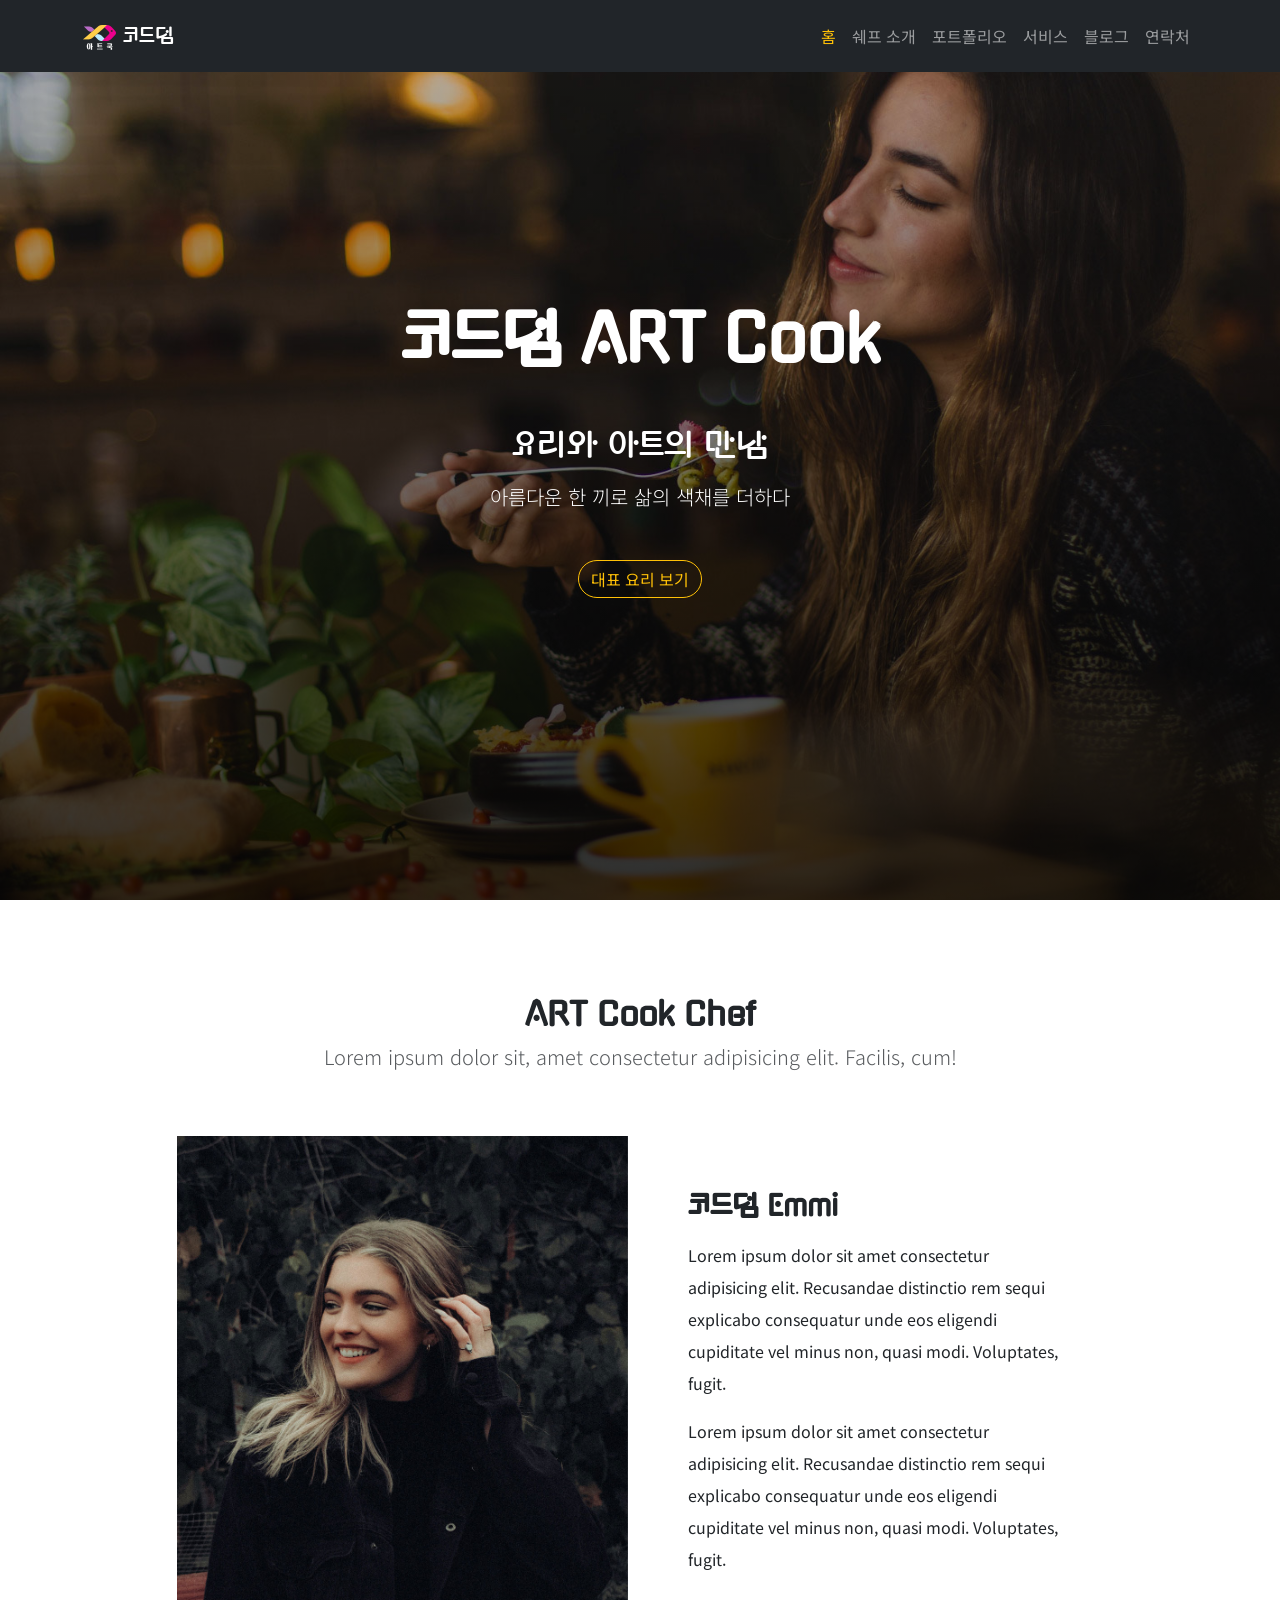
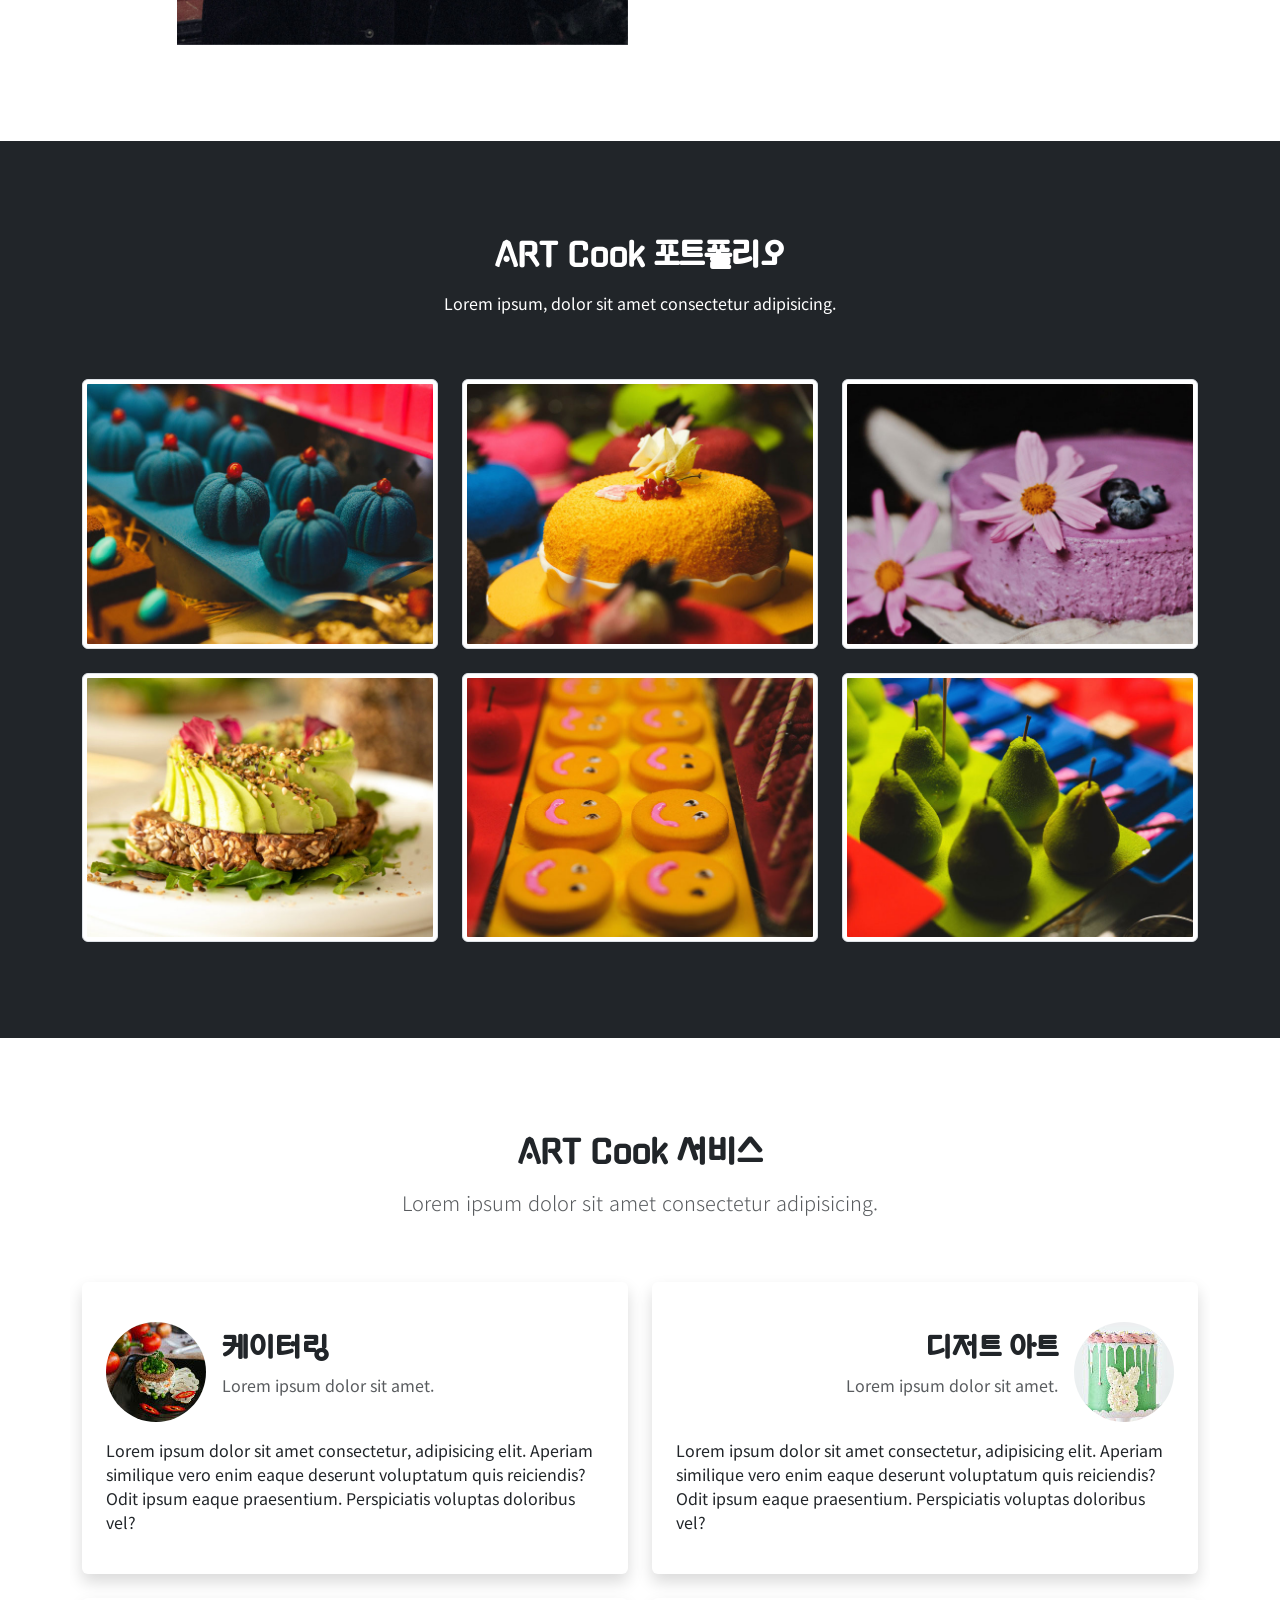
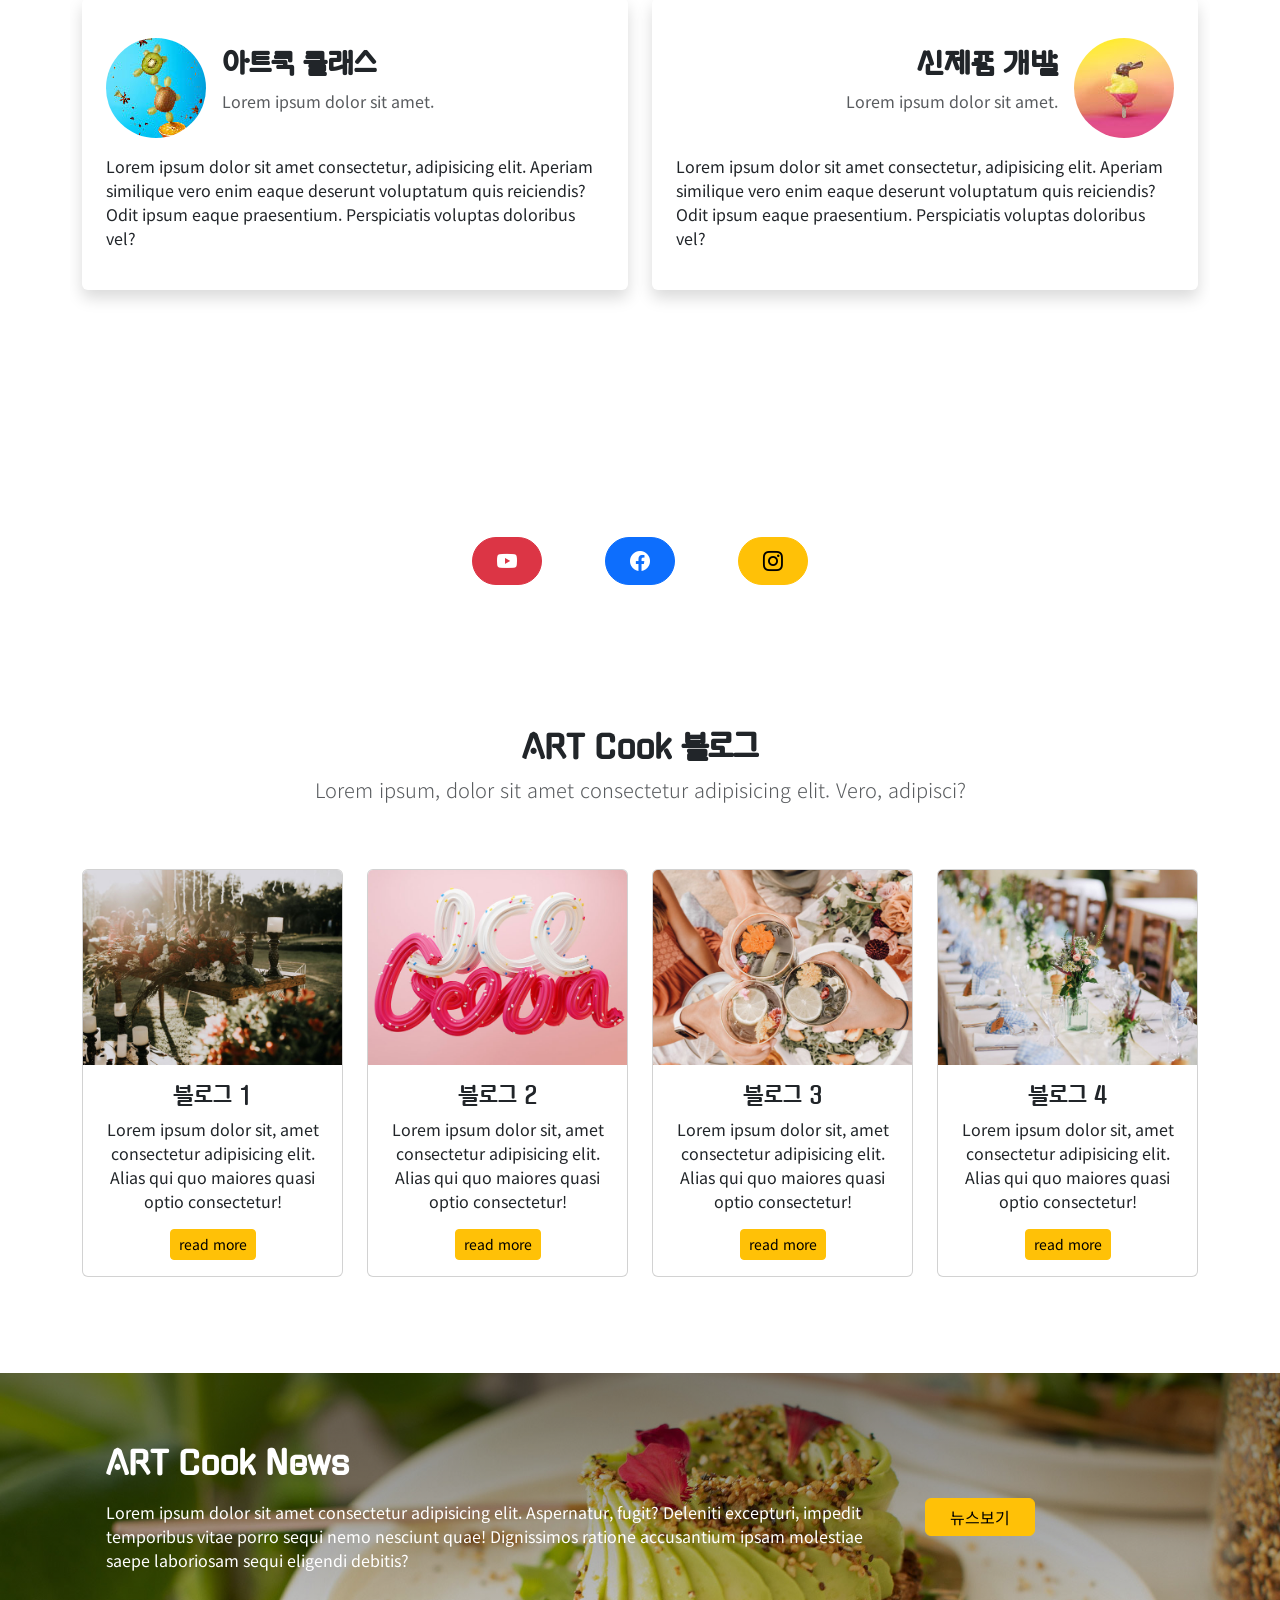
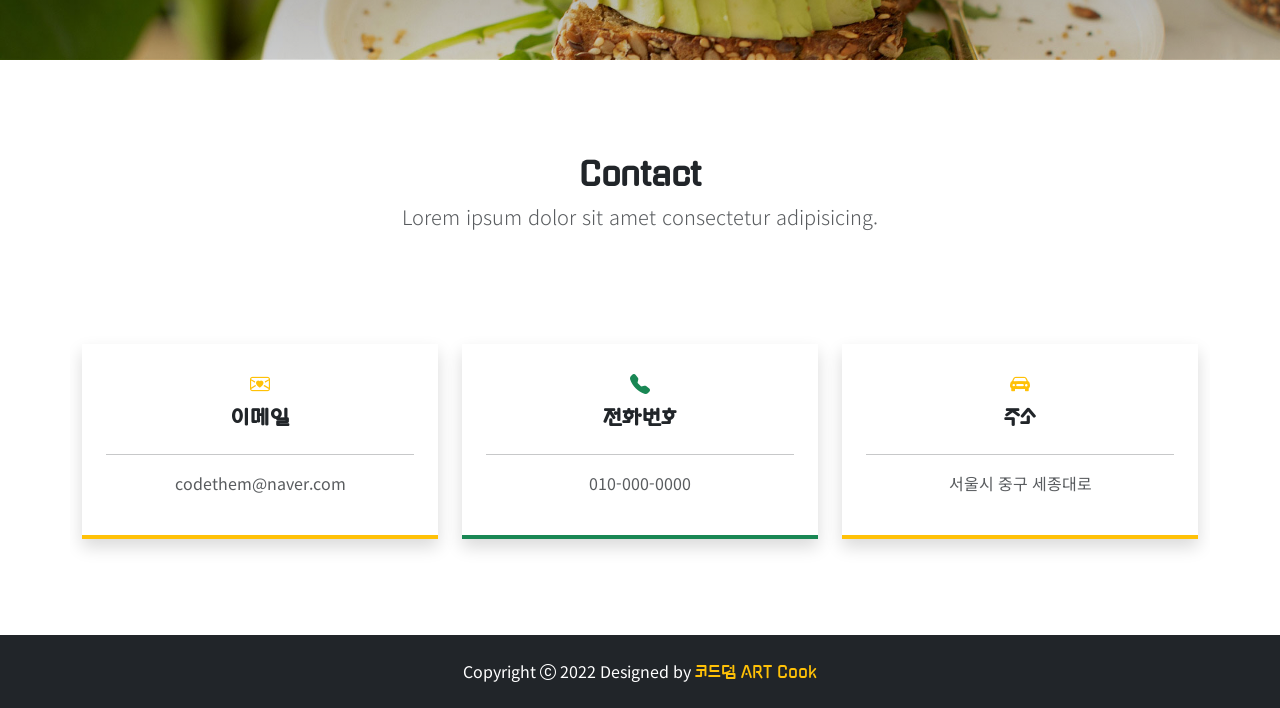
<file: solution.html>
<!doctype html>
<html lang="ko">


<head>
    <meta charset="utf-8">
    <meta name="viewport" content="width=device-width, initial-scale=1">
    <title>코드덤 ART Cook</title>
    <link href="https://cdn.jsdelivr.net/npm/bootstrap@5.2.2/dist/css/bootstrap.min.css" rel="stylesheet"
        integrity="sha384-Zenh87qX5JnK2Jl0vWa8Ck2rdkQ2Bzep5IDxbcnCeuOxjzrPF/et3URy9Bv1WTRi" crossorigin="anonymous">
    <link rel="stylesheet" href="https://cdn.jsdelivr.net/npm/bootstrap-icons@1.9.1/font/bootstrap-icons.css">
    <link rel="stylesheet" href="solution-style.css">

    <!-- 구글 폰트 -->
    <link rel="preconnect" href="https://fonts.googleapis.com">
    <link rel="preconnect" href="https://fonts.gstatic.com" crossorigin>
    <link href="https://fonts.googleapis.com/css2?family=Gugi&family=Noto+Sans+KR:wght@400;700&display=swap"
        rel="stylesheet">
</head>


<body data-bs-spy="scroll" data-bs-target="#nav-menu">

    <!-- 네비게이션 영역 시작 -->
    <nav class="navbar navbar-expand-md bg-dark navbar-dark fixed-top">
        <div class="container">

            <a class="gugi-font navbar-brand" href="#home">
                <img src="images/logo.png" alt="로고">
                코드덤</a>

            <button class="navbar-toggler" type="button" data-bs-toggle="collapse" data-bs-target="#nav-menu"
                aria-controls="nav-menu" aria-expanded="false" aria-label="메뉴">
                <span class="navbar-toggler-icon"></span>
            </button>

            <div class="collapse navbar-collapse" id="nav-menu">
                <ul class="navbar-nav ms-auto my-2">
                    <li class="nav-item"><a class="nav-link" href="#home">홈</a></li>
                    <li class="nav-item"><a class="nav-link" href="#about-chef">쉐프 소개</a></li>
                    <li class="nav-item"><a class="nav-link" href="#portfolio">포트폴리오</a></li>
                    <li class="nav-item"><a class="nav-link" href="#service">서비스</a></li>
                    <li class="nav-item"><a class="nav-link" href="#blog">블로그</a></li>
                    <li class="nav-item"><a class="nav-link" href="#contact">연락처</a></li>
                </ul>
            </div>
        </div>
    </nav>
    <!-- 네비게이션 영역 끝 -->


    <!-- 헤더 영역 시작 -->
    <header id="home" class="d-flex flex-column justify-content-center align-items-center vh-100 text-white">

        <h1 class="display-3 fw-bold mb-5">코드덤 ART Cook</h1>
        <h4 class="fs-2 mb-3">요리와 아트의 만남</h4>
        <p class="lead mb-5">아름다운 한 끼로 삶의 색채를 더하다</p>
        <button type="button" data-bs-toggle="modal" data-bs-target="#bestmenuModal"
            class="btn btn-outline-warning rounded-pill">대표 요리 보기</button>

        <!-- Modal -->
        <div class="modal fade" id="bestmenuModal" tabindex="-1" aria-labelledby="bestmenuModalLabel"
            aria-hidden="true">
            <div class="modal-dialog modal-sm modal-dialog-scrollable">
                <div class="modal-content">
                    <div class="modal-header">
                        <h1 class="modal-title text-dark fs-5" id="bestmenuModalLabel">ART Cook 대표 요리</h1>
                        <button type="button" class="btn-close" data-bs-dismiss="modal" aria-label="닫기"></button>
                    </div>
                    <div class="modal-body">
                        <img src="images/bestmenu.jpg" alt="대표 요리" class="img-fluid">
                        <p class="text-muted">Lorem ipsum dolor sit amet, consectetur adipisicing elit. Eos vitae ipsum
                            labore cumque esse eveniet aperiam ratione repudiandae necessitatibus soluta.</p>
                        <p class="text-muted">Lorem ipsum dolor sit amet consectetur adipisicing elit. Nulla, architecto
                            quisquam enim, explicabo voluptas minima dolorem nihil, minus rerum totam similique
                            accusantium quam excepturi neque! Id labore vero, eveniet atque molestias nihil voluptatum
                            hic quia dignissimos autem alias, assumenda doloribus incidunt? Sunt iure, hic cumque
                            aliquid sequi debitis, at ratione labore et maxime magnam illum. Est maxime similique fugit
                            consectetur at cumque voluptatem deserunt eveniet id voluptatum, voluptas provident minus
                            facilis ea? Quam aspernatur, odio explicabo magni nulla, reiciendis deleniti odit, nesciunt
                            voluptatibus dolorum mollitia atque aliquid fuga in animi ab? Aut a nulla quasi magni
                            molestias veritatis rerum distinctio.</p>
                    </div>
                </div>
            </div>
        </div>
        <!-- Modal 끝 -->
    </header>
    <!-- 헤더 영역 끝 -->


    <!-- 쉐프 소개 섹션 시작 -->
    <section class="container py-5" id="about-chef">

        <div class="text-center py-5">
            <h2 class="fw-bold">ART Cook Chef</h2>
            <p class="lead text-muted">Lorem ipsum dolor sit, amet consectetur adipisicing elit. Facilis, cum!</p>
        </div>

        <div class="row justify-content-center align-items-center mb-5">
            <div class="col-md-5">
                <img src="images/chef.jpg" alt="쉐프 프로필 사진" class="img-fluid">
            </div>
            <div class="col-md-7 col-lg-5 px-lg-5">
                <h3 class="fw-bold mb-3">코드덤 Emmi</h3>
                <p class="lh-lg">Lorem ipsum dolor sit amet consectetur adipisicing elit. Recusandae distinctio rem
                    sequi explicabo
                    consequatur unde eos eligendi cupiditate vel minus non, quasi modi. Voluptates, fugit.</p>
                <p class="lh-lg">Lorem ipsum dolor sit amet consectetur adipisicing elit. Recusandae distinctio rem
                    sequi explicabo
                    consequatur unde eos eligendi cupiditate vel minus non, quasi modi. Voluptates, fugit.</p>
            </div>
        </div>

    </section>
    <!-- 쉐프 소개 섹션 끝 -->


    <!-- 포트폴리오 섹션 시작 -->
    <section class="bg-dark py-5" id="portfolio">

        <div class="container overflow-hidden">
            <div class="text-center text-white py-5">
                <h2 class="fw-bold mb-3">ART Cook 포트폴리오</h2>
                <p>Lorem ipsum, dolor sit amet consectetur adipisicing.</p>
            </div>

            <div class="row pb-5 g-4">
                <div class="col-sm-6 col-lg-4">
                    <img src="images/portfolio1.jpg" alt="포트폴리오 사진 1" class="img-fluid img-thumbnail">
                </div>
                <div class="col-sm-6 col-lg-4">
                    <img src="images/portfolio2.jpg" alt="포트폴리오 사진 2" class="img-fluid img-thumbnail">
                </div>
                <div class="col-sm-6 col-lg-4">
                    <img src="images/portfolio3.jpg" alt="포트폴리오 사진 3" class="img-fluid img-thumbnail">
                </div>
                <div class="col-sm-6 col-lg-4">
                    <img src="images/portfolio4.jpg" alt="포트폴리오 사진 4" class="img-fluid img-thumbnail">
                </div>
                <div class="col-sm-6 col-lg-4">
                    <img src="images/portfolio5.jpg" alt="포트폴리오 사진 5" class="img-fluid img-thumbnail">
                </div>
                <div class="col-sm-6 col-lg-4">
                    <img src="images/portfolio6.jpg" alt="포트폴리오 사진 6" class="img-fluid img-thumbnail">
                </div>
            </div>
        </div>
    </section>
    <!-- 포트폴리오 섹션 끝 -->


    <!-- 서비스 섹션 시작 -->
    <section class="container overflow-hidden py-5" id="service">

        <div class="text-center py-5">
            <h2 class="fw-bold mb-3">ART Cook 서비스</h2>
            <p class="lead text-muted">Lorem ipsum dolor sit amet consectetur adipisicing.</p>
        </div>

        <div class="row mb-5 g-4">
            <div class="col-md-6">
                <div class="card-hover shadow rounded p-4">
                    <div class="d-flex align-items-center py-3">
                        <img src="images/service1.jpg" alt="서비스 1" class="rounded-circle">
                        <div class="ms-3">
                            <h3 class="fw-bold">케이터링</h3>
                            <p class="text-muted">Lorem ipsum dolor sit amet.</p>
                        </div>
                    </div>
                    <p>Lorem ipsum dolor sit amet consectetur, adipisicing elit. Aperiam similique vero enim eaque
                        deserunt voluptatum quis reiciendis? Odit ipsum eaque praesentium. Perspiciatis voluptas
                        doloribus vel?</p>
                </div>
            </div>

            <div class="col-md-6">
                <div class="card-hover shadow rounded p-4">
                    <div class="d-flex justify-content-end align-items-center py-3">
                        <div class="text-end me-3">
                            <h3 class="fw-bold">디저트 아트</h3>
                            <p class="text-muted">Lorem ipsum dolor sit amet.</p>
                        </div>
                        <img src="images/service2.jpg" alt="서비스 2" class="rounded-circle">
                    </div>
                    <p>Lorem ipsum dolor sit amet consectetur, adipisicing elit. Aperiam similique vero enim eaque
                        deserunt voluptatum quis reiciendis? Odit ipsum eaque praesentium. Perspiciatis voluptas
                        doloribus vel?</p>
                </div>
            </div>

            <div class="col-md-6">
                <div class="card-hover shadow rounded p-4">
                    <div class="d-flex align-items-center py-3">
                        <img src="images/service3.jpg" alt="서비스 3" class="rounded-circle">
                        <div class="ms-3">
                            <h3 class="fw-bold">아트쿡 클래스</h3>
                            <p class="text-muted">Lorem ipsum dolor sit amet.</p>
                        </div>
                    </div>
                    <p>Lorem ipsum dolor sit amet consectetur, adipisicing elit. Aperiam similique vero enim eaque
                        deserunt voluptatum quis reiciendis? Odit ipsum eaque praesentium. Perspiciatis voluptas
                        doloribus vel?</p>
                </div>
            </div>

            <div class="col-md-6">
                <div class="card-hover shadow rounded p-4">
                    <div class="d-flex justify-content-end align-items-center py-3">
                        <div class="text-end me-3">
                            <h3 class="fw-bold">신제품 개발</h3>
                            <p class="text-muted">Lorem ipsum dolor sit amet.</p>
                        </div>
                        <img src="images/service4.jpg" alt="서비스 4" class="rounded-circle">
                    </div>
                    <p>Lorem ipsum dolor sit amet consectetur, adipisicing elit. Aperiam similique vero enim eaque
                        deserunt voluptatum quis reiciendis? Odit ipsum eaque praesentium. Perspiciatis voluptas
                        doloribus vel?</p>
                </div>
            </div>
        </div>
    </section>
    <!-- 서비스 섹션 끝 -->


    <!-- SNS 섹션 시작 -->
    <section class="py-5" id="sns-links">
        <div class="container text-center text-white">
            <h2 class="fw-bold mb-3">ART Cook SNS</h2>
            <p>Lorem ipsum dolor sit amet consectetur adipisicing elit. Beatae, ipsum.</p>
            <div class="d-flex justify-content-evenly px-5 mt-4 w-50 m-auto">
                <a href="https://www.youtube.com/c/%EC%BD%94%EB%93%9C%EB%8D%A4Codeyourdreams" target="_blank"
                    class="btn btn-danger rounded-pill btn-lg px-4"><i class="bi bi-youtube"></i></a>
                <a href="#" class="btn btn-primary rounded-pill btn-lg px-4"><i class="bi bi-facebook"></i></a>
                <a href="#" class="btn btn-warning rounded-pill btn-lg px-4"><i class="bi bi-instagram"></i></a>
            </div>
        </div>
    </section>
    <!-- SNS 섹션 끝 -->


    <!-- 블로그 섹션 시작 -->
    <section class="container overflow-hidden py-5" id="blog">

        <div class="text-center py-5">
            <h2 class="fw-bold">ART Cook 블로그</h2>
            <p class="lead text-muted">Lorem ipsum, dolor sit amet consectetur adipisicing elit. Vero, adipisci?</p>
        </div>

        <div class="row pb-5 gy-4">
            <div class="col-sm-6 col-lg">
                <div class="card">
                    <img src="images/blog1.jpg" alt="블로그 1" class="card-img-top">
                    <div class="card-body text-center">
                        <h3 class="card-title fs-4">블로그 1</h3>
                        <p class="card-text">Lorem ipsum dolor sit, amet consectetur adipisicing elit. Alias qui quo
                            maiores quasi optio consectetur!</p>
                        <a href="#" class="btn btn-warning btn-sm">read more</a>
                    </div>
                </div>
            </div>

            <div class="col-sm-6 col-lg">
                <div class="card">
                    <img src="images/blog2.jpg" alt="블로그 2" class="card-img-top">
                    <div class="card-body text-center">
                        <h3 class="card-title fs-4">블로그 2</h3>
                        <p class="card-text">Lorem ipsum dolor sit, amet consectetur adipisicing elit. Alias qui quo
                            maiores quasi optio consectetur!</p>
                        <a href="#" class="btn btn-warning btn-sm">read more</a>
                    </div>
                </div>
            </div>

            <div class="col-sm-6 col-lg">
                <div class="card">
                    <img src="images/blog3.jpg" alt="블로그 3" class="card-img-top">
                    <div class="card-body text-center">
                        <h3 class="card-title fs-4">블로그 3</h3>
                        <p class="card-text">Lorem ipsum dolor sit, amet consectetur adipisicing elit. Alias qui quo
                            maiores quasi optio consectetur!</p>
                        <a href="#" class="btn btn-warning btn-sm">read more</a>
                    </div>
                </div>
            </div>

            <div class="col-sm-6 col-lg">
                <div class="card">
                    <img src="images/blog4.jpg" alt="블로그 4" class="card-img-top">
                    <div class="card-body text-center">
                        <h3 class="card-title fs-4">블로그 4</h3>
                        <p class="card-text">Lorem ipsum dolor sit, amet consectetur adipisicing elit. Alias qui quo
                            maiores quasi optio consectetur!</p>
                        <a href="#" class="btn btn-warning btn-sm">read more</a>
                    </div>
                </div>
            </div>
        </div>

    </section>
    <!-- 블로그 섹션 끝 -->


    <!-- 뉴스 섹션 시작 -->
    <section class="py-5" id="news">
        <div class="container">
            <div class="row p-4 align-items-center">

                <div class="col-lg-9  text-white">
                    <h2 class="fw-bold mb-3">ART Cook News</h2>
                    <p>Lorem ipsum dolor sit amet consectetur adipisicing elit. Aspernatur, fugit? Deleniti excepturi,
                        impedit temporibus vitae porro sequi nemo nesciunt quae! Dignissimos ratione accusantium ipsam
                        molestiae saepe laboriosam sequi eligendi debitis?</p>
                </div>

                <div class="col-lg-3">
                    <!-- Button trigger modal -->
                    <button type="button" class="btn btn-warning px-4" data-bs-toggle="modal"
                        data-bs-target="#newsModal">
                        뉴스보기
                    </button>

                    <!-- Modal -->
                    <div class="modal fade" id="newsModal" tabindex="-1" aria-labelledby="newsModalTitle"
                        aria-hidden="true">
                        <div class="modal-dialog modal-dialog-centered modal-lg">
                            <div class="modal-content ">
                                <div class="modal-header">
                                    <h1 class="modal-title fs-5" id="newsModalTitle">ART Cook News</h1>
                                    <button type="button" class="btn-close" data-bs-dismiss="modal"
                                        aria-label="닫기"></button>
                                </div>
                                <div class="modal-body">
                                    <div class="ratio ratio-16x9">
                                        <iframe src="https://www.youtube.com/embed/DzN-aG3o87k"
                                            title="YouTube video player"
                                            allow="accelerometer; autoplay; clipboard-write; encrypted-media; gyroscope; picture-in-picture"
                                            allowfullscreen></iframe>
                                    </div>
                                </div>
                            </div>
                        </div>
                    </div>
                    <!-- Modal 끝 -->
                </div>
            </div>
        </div>
    </section>
    <!-- 뉴스 섹션 끝 -->


    <!-- 연락처 섹션 시작 -->
    <section class="container overflow-hidden py-5 text-center" id="contact">

        <div class="py-5">
            <h2 class="fw-bold">Contact</h2>
            <p class="lead text-muted">Lorem ipsum dolor sit amet consectetur adipisicing.</p>
        </div>

        <div class="row py-5 gy-3">
            <div class="col-md-4">
                <div class="shadow p-4 border-bottom border-4 border-warning">
                    <i class="bi bi-envelope-heart fs-5 text-warning"></i>
                    <h3 class="fw-bold fs-5 py-2">이메일</h3>
                    <hr>
                    <p class="text-muted">codethem@naver.com</p>
                </div>
            </div>

            <div class="col-md-4">
                <div class="shadow p-4 border-bottom border-4 border-success">
                    <i class="bi bi-telephone-fill fs-5 text-success"></i>
                    <h3 class="fw-bold fs-5 py-2">전화번호</h3>
                    <hr>
                    <p class="text-muted">010-000-0000</p>
                </div>
            </div>

            <div class="col-md-4">
                <div class="shadow p-4 border-bottom border-4 border-warning">
                    <i class="bi bi-car-front-fill fs-5 text-warning"></i>
                    <h3 class="fw-bold fs-5 py-2">주소</h3>
                    <hr>
                    <p class="text-muted">서울시 중구 세종대로</p>
                </div>
            </div>
        </div>
    </section>
    <!-- 연락처 섹션 끝 -->


    <!-- 풋터 시작 -->
    <footer class="bg-dark text-white">
        <div class="container text-center">
            <p class="py-4 mb-0">Copyright <i class="bi bi-c-circle"></i> 2022 Designed by <a
                    href="https://www.codethem.co.kr/" target="_blank"
                    class="gugi-font link-warning text-decoration-none">코드덤 ART
                    Cook</a></p>
        </div>
    </footer>
    <!-- 풋터 끝 -->


    <script src="https://cdn.jsdelivr.net/npm/bootstrap@5.2.2/dist/js/bootstrap.bundle.min.js"
        integrity="sha384-OERcA2EqjJCMA+/3y+gxIOqMEjwtxJY7qPCqsdltbNJuaOe923+mo//f6V8Qbsw3"
        crossorigin="anonymous"></script>
</body>

</html>
</file>
<file: solution-style.css>
body {
    font-family: 'Noto Sans KR', sans-serif;
}

h1,
h2,
h3,
h4,
.gugi-font {
    font-family: 'Gugi', cursive;
}


/* 네비게이션 영역 */
.nav-link:hover,
.nav-link.active {
    color: #ffc107 !important;
}


/* 헤더 영역 */
header {
    background-image: linear-gradient(to top, rgba(0, 0, 0, 0.8), rgba(0, 0, 0, 0.2)), url(images/main-bg.jpg);
    background-size: cover;
    background-position: center top;
    background-attachment: fixed;
}


/* 서비스 섹션 */

.card-hover:hover {
    background-color: #4c1ab756;
}


/* SNS 영역 */
#sns-links {
    background-image: linear-gradient(rgba(0, 0, 0, 0.8), rgba(0, 0, 0, 0.2)), url(images/sns-bg.jpg);
    background-size: cover;
    background-position: center;
    background-attachment: fixed;
}


/* 뉴스 섹션 */
#news {
    background-image: linear-gradient(rgba(0, 0, 0, 0.5), rgba(0, 0, 0, 0.2)), url(images/news-bg.jpg);
    background-size: cover;
    background-position: center;
}
</file>
